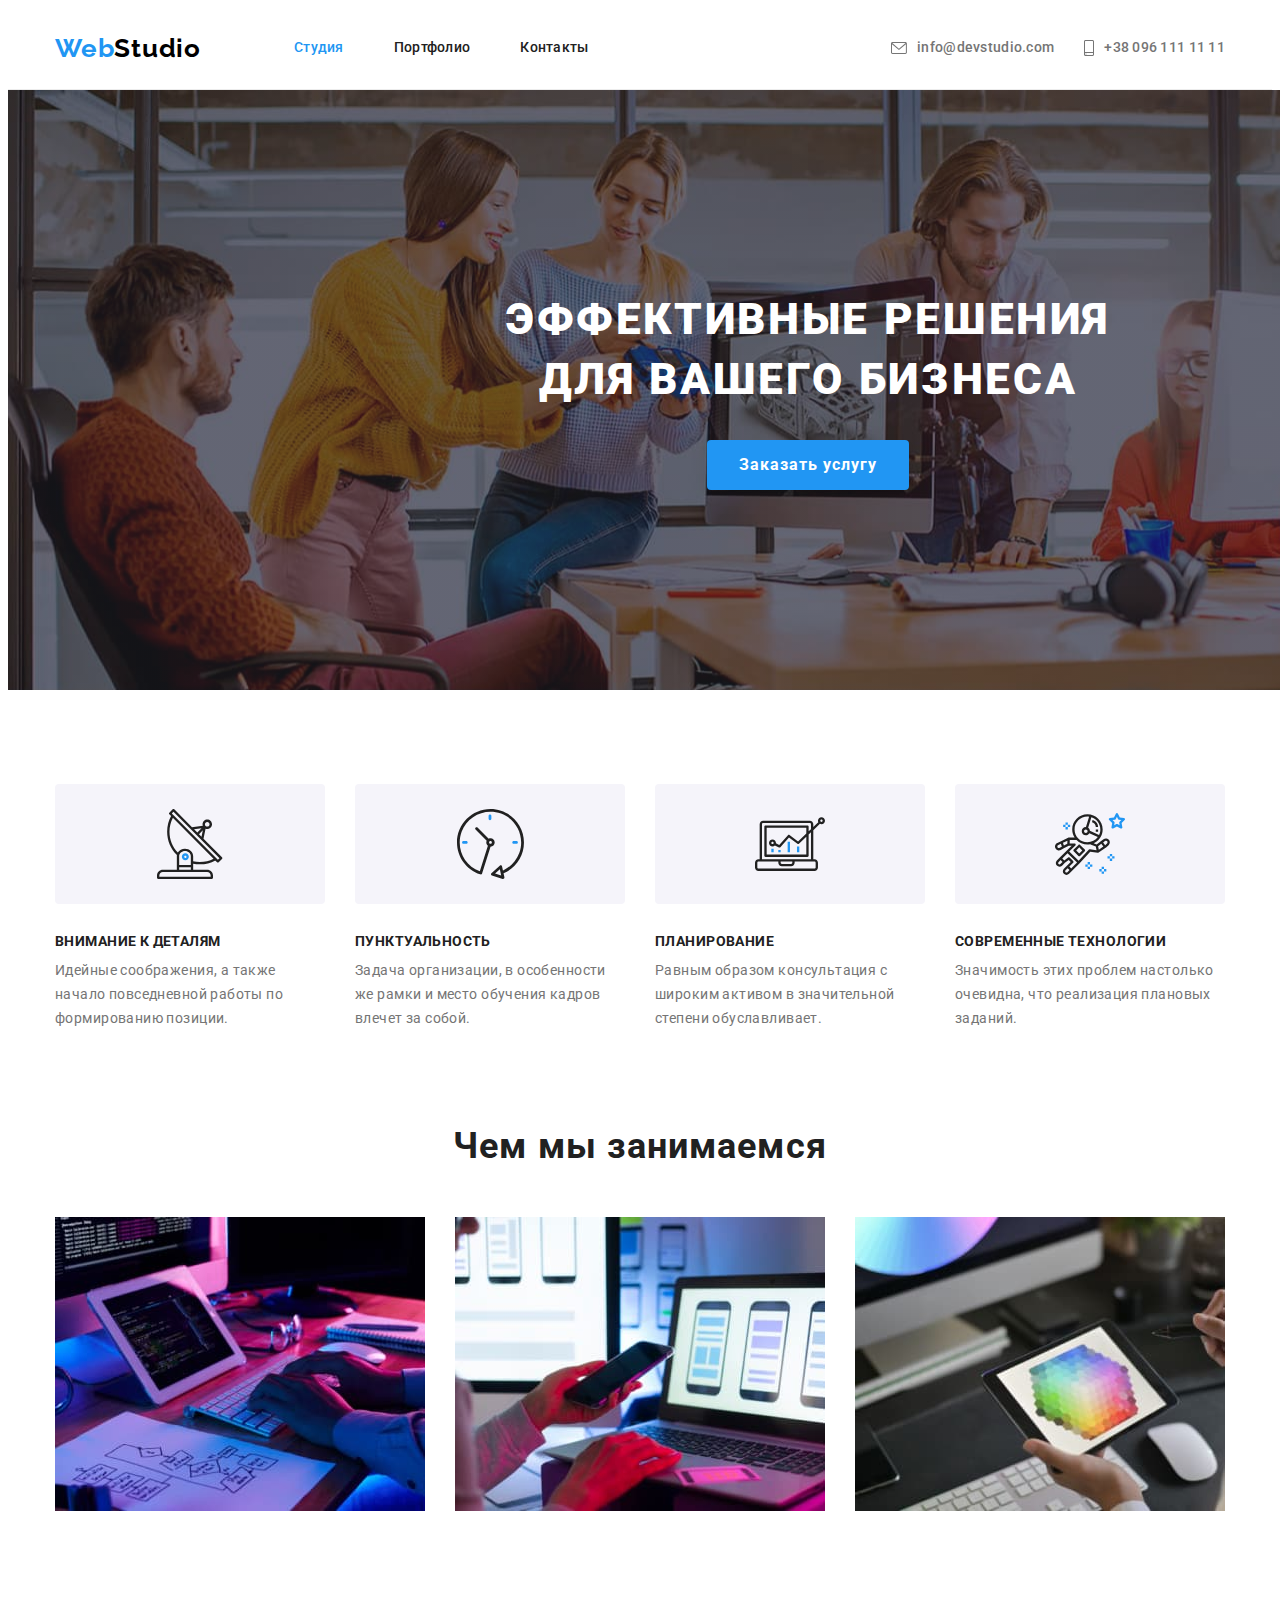
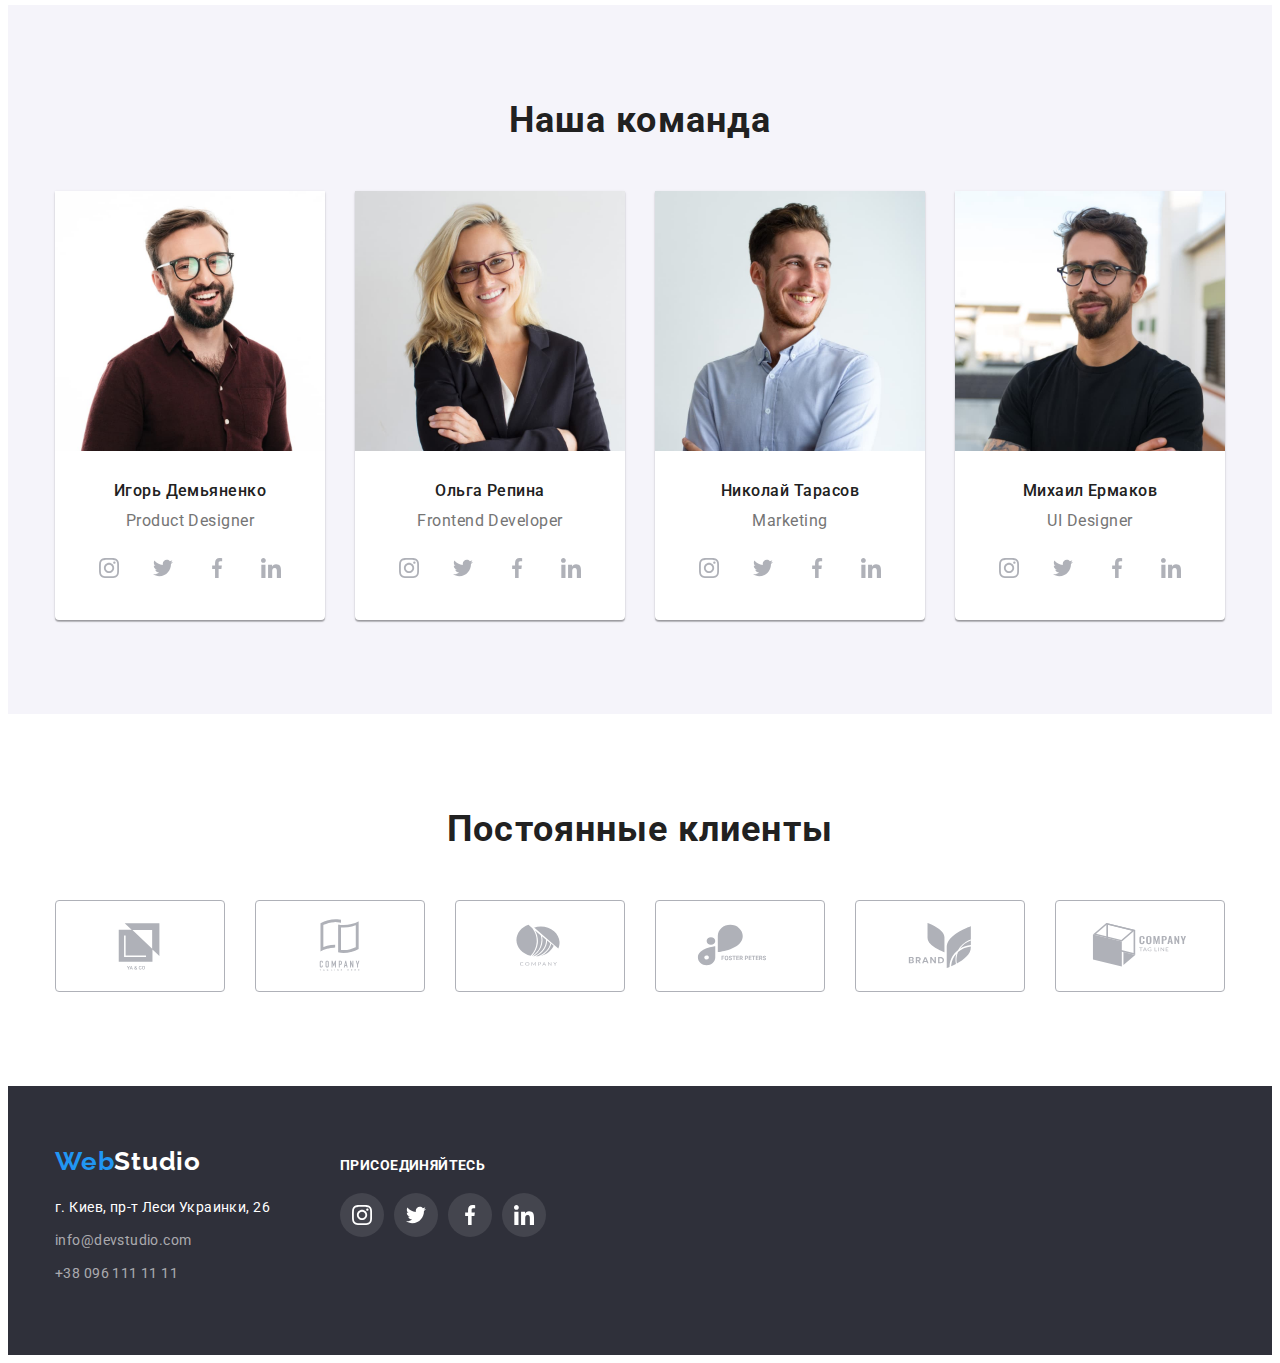
<file: index.html>
<!DOCTYPE html>
<html lang="ru">
<head>
    <meta charset="UTF-8">
    <meta http-equiv="X-UA-Compatible" content="IE=edge">
    <meta name="viewport" content="width=device-width, initial-scale=1.0">
    <title>Document</title>
    <link rel="preconnect" href="https://fonts.googleapis.com">
    <link rel="preconnect" href="https://fonts.gstatic.com" crossorigin>
    <link href="https://fonts.googleapis.com/css2?family=Raleway:wght@700&family=Roboto:wght@400;500;700;900&display=swap"
        rel="stylesheet">
    <link rel="stylesheet" href="https://cdnjs.cloudflare.com/ajax/libs/modern-normalize/1.1.0/modern-normalize.min.css"
        integrity="sha512-wpPYUAdjBVSE4KJnH1VR1HeZfpl1ub8YT/NKx4PuQ5NmX2tKuGu6U/JRp5y+Y8XG2tV+wKQpNHVUX03MfMFn9Q=="
        crossorigin="anonymous" referrerpolicy="no-referrer" />
    <link rel="stylesheet" href="./css/styles.css">
</head>
<body>
    <header class="header-border">
        <div class="container header-container">
            <nav class="header-navigation">
                <a href lang="en" class="header-logo link" >Web<span class="header-logo-color">Studio</span></a>
                <ul class="header-list list">
                    <li class="header-item"><a href="" class="header-link link current" >Студия</a></li>
                    <li class="header-item"><a href="./portfolio.html" class="header-link link" >Портфолио</a></li>
                    <li class="header-item"><a href="" class="header-link link" >Контакты</a></li>
                </ul>
            </nav>
                <ul class="header-info-list list">
                    <li class="header-info-item">
                        <a class="header-info link" href="" >
                            <svg class="envelope" width="16" height="12">
                                <use href="./images/icons.svg#icon-envelope" ></use>
                            </svg>
                             info@devstudio.com  </a>
                    </li>
                    <li class="header-info-item">
                        <a class="header-info link" href="tel:+380961111111">
                            <svg class="smartphone" width="10" height="16"  >
                                <use href="./images/icons.svg#icon-smartphone" ></use>
                            </svg>
                             +38 096 111 11 11 </a>
                    </li>
                </ul>
        </div>
    </header>
    <main>


        <section class="introduction section">
            <div class="container introduction-container ">
                <h1 class="introduction-title">Эффективные решения для вашего бизнеса </h1>
                <button class="introduction-btn link" type="button">Заказать услугу</button>
            </div>
        </section>


        <section class="benefits section">
            <div class="container benefits-container">
                <ul class="benefits-list list">
                    <li class="benefits-item">
                        <div class="benefits-item-container">
                            <svg class="benefits-icon" width="70" height="70">
                                <use href="./images/icons.svg#icon-antenna"></use>
                            </svg>
                        </div>
                        <h3 class="benefits-title">Внимание к деталям</h3>
                        <p class="benefits-text">Идейные соображения, а также начало повседневной работы по формированию позиции.</p>
                    </li>
                    <li class="benefits-item">
                        <div class="benefits-item-container">
                            <svg class="benefits-icon" width="70" height="70">
                                <use href="./images/icons.svg#icon-clock"></use>
                            </svg>
                        </div>
                        <h3 class="benefits-title">Пунктуальность</h3>
                        <p class="benefits-text">Задача организации, в особенности же рамки и место обучения кадров влечет за собой.</p>
                    </li>
                    <li class="benefits-item">
                        <div class="benefits-item-container">
                            <svg class="benefits-icon" width="70" height="70">
                                <use href="./images/icons.svg#icon-diagram"></use>
                            </svg>
                        </div>
                        <h3 class="benefits-title">Планирование</h3>
                        <p class="benefits-text">Равным образом консультация с широким активом в значительной степени обуславливает.</p>
                    </li>
                    <li class="benefits-item">
                        <div class="benefits-item-container">
                            <svg class="benefits-icon" width="70" height="70">
                                <use href="./images/icons.svg#icon-astronaut"></use>
                            </svg>
                        </div>
                        <h3 class="benefits-title">Современные технологии</h3>
                        <p class="benefits-text">Значимость этих проблем настолько очевидна, что реализация плановых заданий.</p>
                    </li>
                </ul>
            </div>
        </section>


        <section class="ocupation">
                <h2 class="ocupation-title">Чем мы занимаемся</h2>
                <ul class="ocupation-list container ">
                    <li class="list ocupation-item">
                            <img src="./images/img.jpg" alt="печать" width="370">
                    </li>
                    <li class="list ocupation-item">
                        <img src="./images/img1.jpg" alt="анализ" width="370">
                    </li>
                    <li class="list ocupation-item">
                        <img src="./images/img2.jpg" alt="дизайн" width="370">
                    </li>
                </ul>
        </section>


        <section class="team section ">            
            <h2 class="team-title">Наша команда</h2>
            <div class="container">
                <ul class="team-list list">
                    <li class="team-item">
                        <img src="./images/img-team1.jpg" alt="участник команды" width="270">
                        <div class="team-container">
                            <h3 class="team-names">Игорь Демьяненко</h3>
                            <p class="team-text">Product Designer</p>
                            <ul class="team-item-list list">
                                <li class="team-item-icon" >
                                    <a href="" class="team-link-icon">
                                        <svg class="team-icon" width="20" height="20">
                                            <use href="./images/icons.svg#icon-instagram"></use>
                                        </svg>
                                    </a>
                                </li>
                                <li class="team-item-icon">
                                    <a href="" class="team-link-icon">
                                        <svg class="team-icon" width="20" height="20">
                                            <use href="./images/icons.svg#icon-twitter"></use>
                                        </svg>
                                    </a>
                                </li>
                                <li class="team-item-icon">
                                    <a href="" class="team-link-icon">
                                        <svg class="team-icon" width="20" height="20">
                                            <use href="./images/icons.svg#icon-facebook"></use>
                                        </svg>
                                    </a>
                                </li>
                                <li class="team-item-icon">
                                    <a href="" class="team-link-icon">
                                        <svg class="team-icon" width="20" height="20">
                                            <use href="./images/icons.svg#icon-linkedin"></use>
                                        </svg>
                                    </a>
                                </li>
                            </ul>
                        </div>    
                    </li>
                    <li class="team-item">
                        <img src="./images/img-team2.jpg" alt="участник команды" width="270">
                        <div class="team-container">
                            <h3 class="team-names">Ольга Репина</h3>
                            <p class="team-text">Frontend Developer</p>
                            <ul class="team-item-list list">
                                <li class="team-item-icon">
                                    <a href="" class="team-link-icon">
                                        <svg class="team-icon" width="20" height="20">
                                            <use href="./images/icons.svg#icon-instagram"></use>
                                        </svg>
                                    </a>
                                </li>
                                <li class="team-item-icon">
                                    <a href="" class="team-link-icon">
                                        <svg class="team-icon" width="20" height="20">
                                            <use href="./images/icons.svg#icon-twitter"></use>
                                        </svg>
                                    </a>
                                </li>
                                <li class="team-item-icon">
                                    <a href="" class="team-link-icon">
                                        <svg class="team-icon" width="20" height="20">
                                            <use href="./images/icons.svg#icon-facebook"></use>
                                        </svg>
                                    </a>
                                </li>
                                <li class="team-item-icon">
                                    <a href="" class="team-link-icon">
                                        <svg class="team-icon" width="20" height="20">
                                            <use href="./images/icons.svg#icon-linkedin"></use>
                                        </svg>
                                    </a>
                                </li>
                            </ul>
                        </div>
                    </li>
                    <li class="team-item">
                        <img src="./images/img-team3.jpg" alt="участник команды" width="270">
                        <div class="team-container">
                            <h3 class="team-names"> Николай Тарасов</h3>
                            <p class="team-text">Marketing</p>
                            <ul class="team-item-list list">
                                <li class="team-item-icon">
                                    <a href="" class="team-link-icon">
                                        <svg class="team-icon" width="20" height="20">
                                            <use href="./images/icons.svg#icon-instagram"></use>
                                        </svg>
                                    </a>
                                </li>
                                <li class="team-item-icon">
                                    <a href="" class="team-link-icon">
                                        <svg class="team-icon" width="20" height="20">
                                            <use href="./images/icons.svg#icon-twitter"></use>
                                        </svg>
                                    </a>
                                </li>
                                <li class="team-item-icon">
                                    <a href="" class="team-link-icon">
                                        <svg class="team-icon" width="20" height="20">
                                            <use href="./images/icons.svg#icon-facebook"></use>
                                        </svg>
                                    </a>
                                </li>
                                <li class="team-item-icon">
                                    <a href="" class="team-link-icon">
                                        <svg class="team-icon" width="20" height="20">
                                            <use href="./images/icons.svg#icon-linkedin"></use>
                                        </svg>
                                    </a>
                                </li>
                            </ul>
                        </div>
                    </li>
                    <li class="team-item">
                        <img src="./images/img-team4.jpg" alt="участник команды" width="270">
                        <div class="team-container">
                            <h3 class="team-names">Михаил Ермаков</h3>
                            <p class="team-text">UI Designer</p>
                            <ul class="team-item-list list">
                                <li class="team-item-icon">
                                    <a href="" class="team-link-icon">
                                        <svg class="team-icon" width="20" height="20">
                                            <use href="./images/icons.svg#icon-instagram"></use>
                                        </svg>
                                    </a>
                                </li>
                                <li class="team-item-icon">
                                    <a href="" class="team-link-icon">
                                        <svg class="team-icon" width="20" height="20">
                                            <use href="./images/icons.svg#icon-twitter"></use>
                                        </svg>
                                    </a>
                                </li>
                                <li class="team-item-icon">
                                    <a href="" class="team-link-icon">
                                        <svg class="team-icon" width="20" height="20">
                                            <use href="./images/icons.svg#icon-facebook"></use>
                                        </svg>
                                    </a>
                                </li>
                                <li class="team-item-icon">
                                    <a href="" class="team-link-icon">
                                        <svg class="team-icon" width="20" height="20">
                                            <use href="./images/icons.svg#icon-linkedin"></use>
                                        </svg>
                                    </a>
                                </li>
                            </ul>
                        </div>
                    </li>
                    
                </ul>
             </div>
        </section>


        <section class="clients section">
          <div class="clients-container container">
                <h2 class="clients-title">Постоянные клиенты</h2>
                <ul class="clients-list list">
                    <li class="clients-item">
                        <a href="" class="clients-link">
                            <svg class="clients-icon" width="106" height="60">
                                <use href="./images/icons.svg#icon-logo1"></use>
                            </svg>
                        </a>          
                    </li>
                    <li class="clients-item">
                        <a href="" class="clients-link">
                            <svg class="clients-icon" width="106" height="60">
                                <use href="./images/icons.svg#icon-logo2"></use>
                            </svg>
                        </a>
                    </li>
                    <li class="clients-item">
                        <a href="" class="clients-link">
                            <svg class="clients-icon" width="106" height="60">
                                <use href="./images/icons.svg#icon-logo3"></use>
                            </svg>
                        </a>
                    </li>
                    <li class="clients-item">
                        <a href="" class="clients-link">
                            <svg class="clients-icon" width="106" height="60">
                                <use href="./images/icons.svg#icon-logo4"></use>
                            </svg>
                        </a>
                    </li>
                    <li class="clients-item">
                        <a href="" class="clients-link">
                            <svg class="clients-icon" width="106" height="60">
                                <use href="./images/icons.svg#icon-logo5"></use>
                            </svg>
                        </a>
                    </li>
                    <li class="clients-item">
                        <a href="" class="clients-link">
                            <svg class="clients-icon" width="106" height="60">
                                <use href="./images/icons.svg#icon-logo6"></use>
                            </svg>
                        </a>
                    </li>
                </ul>
          </div>

        </section>

         
    </main>
    <footer class="ending">
        <div class="container footer-main-container">
            <div>
                <a href lang="en" class="footer-logo link">Web<span class="footer-logo-color">Studio</span></a>
                <address>
                    <ul class="ending-list list">
                        <li>
                            <a class="ending-adress link" href="">г. Киев, пр-т Леси Украинки, 26</a>
                        </li>
                        <li>
                            <a class="ending-info link" href="">info@devstudio.com</a>
                        </li>
                        <li>
                            <a class="ending-info link" href="tel:+380961111111">+38 096 111 11 11</a>
                        </li>
                    </ul>
            </div>
            <div class="right-container">
                <h3 class="footer-title">присоединяйтесь</h3>
                <ul class="footer-item-list list">
                    <li class="footer-item-icon">
                        <a href="" class="footer-link-icon">
                            <svg class="footer-icon" width="20" height="20">
                                <use href="./images/icons.svg#icon-instagram"></use>
                            </svg>
                        </a>
                    </li>
                    <li class="footer-item-icon">
                        <a href="" class="footer-link-icon">
                            <svg class="footer-icon" width="20" height="20">
                                <use href="./images/icons.svg#icon-twitter"></use>
                            </svg>
                        </a>
                    </li>
                    <li class="footer-item-icon">
                        <a href="" class="footer-link-icon">
                            <svg class="footer-icon" width="20" height="20">
                                <use href="./images/icons.svg#icon-facebook"></use>
                            </svg>
                        </a>
                    </li>
                    <li class="footer-item-icon">
                        <a href="" class="footer-link-icon">
                            <svg class="footer-icon" width="20" height="20">
                                <use href="./images/icons.svg#icon-linkedin"></use>
                            </svg>
                        </a>
                    </li>
                </ul>

            </div>

            
        </div>
       </address>
    </footer>
</body>
</html>
</file>
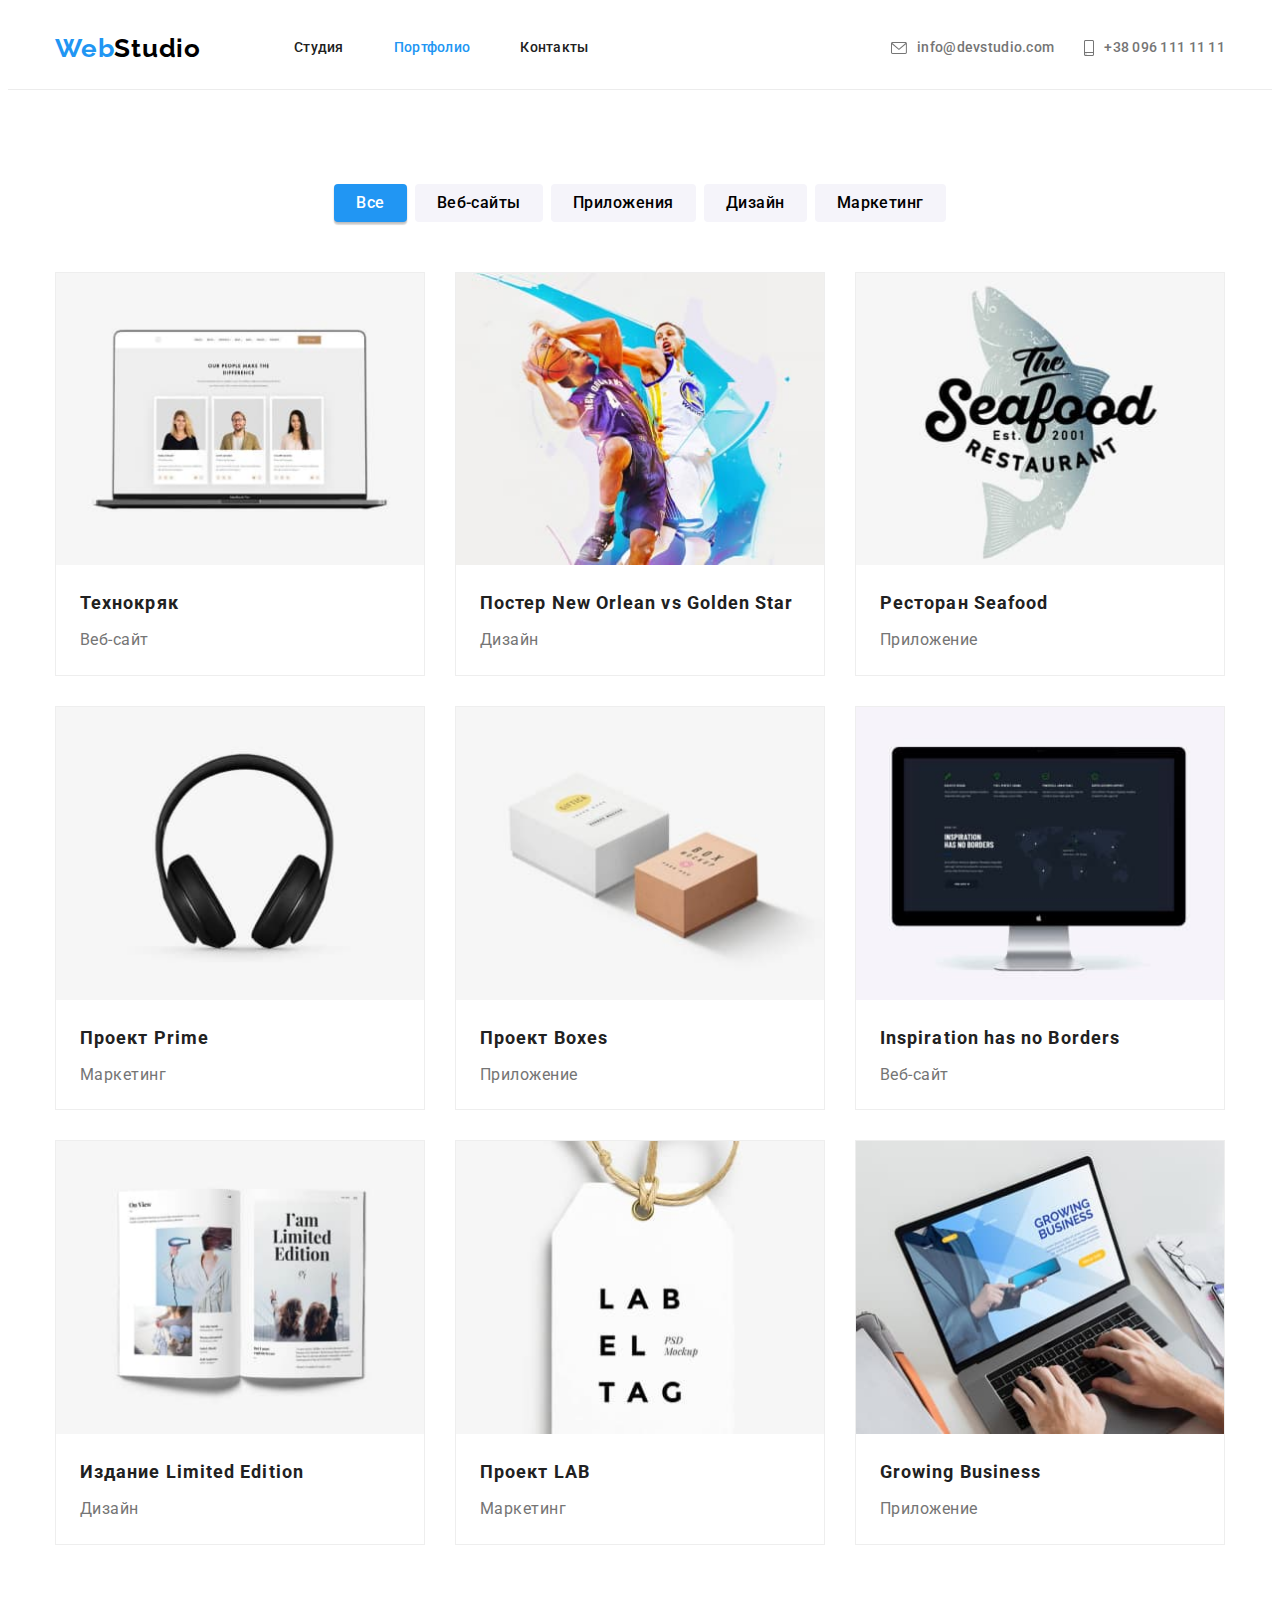
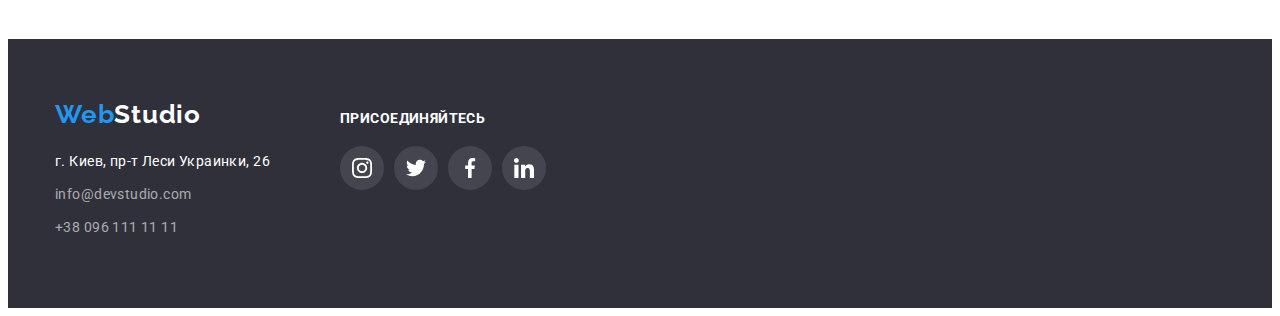
<file: portfolio.html>
<!DOCTYPE html>
<html lang="ru">

<head>
    <meta charset="UTF-8">
    <meta http-equiv="X-UA-Compatible" content="IE=edge">
    <meta name="viewport" content="width=device-width, initial-scale=1.0">
    <title>Document</title>
    <link rel="preconnect" href="https://fonts.googleapis.com">
    <link rel="preconnect" href="https://fonts.gstatic.com" crossorigin>
    <link  href="https://fonts.googleapis.com/css2?family=Raleway:wght@700&family=Roboto:wght@400;500;700;900&display=swap"
        rel="stylesheet"> 
    <link rel="stylesheet" href="https://cdnjs.cloudflare.com/ajax/libs/modern-normalize/1.1.0/modern-normalize.min.css"
        integrity="sha512-wpPYUAdjBVSE4KJnH1VR1HeZfpl1ub8YT/NKx4PuQ5NmX2tKuGu6U/JRp5y+Y8XG2tV+wKQpNHVUX03MfMFn9Q=="
        crossorigin="anonymous" referrerpolicy="no-referrer" />
    <link rel="stylesheet" href="./css/styles.css">
</head>

<body>
    <header class="header-border">
        <div class="container header-container">
            <nav class="header-navigation">
                <a href lang="en" class="header-logo link">Web<span class="header-logo-color">Studio</span></a>
                <ul class="header-list list">
                    <li class="header-item"><a href="./index.html" class="header-link link">Студия</a></li>
                    <li class="header-item"><a href="" class="header-link link current">Портфолио</a></li>
                    <li class="header-item"><a href="" class="header-link link">Контакты</a></li>
                </ul>
            </nav>
            <ul class="header-info-list list">
                <li class="header-info-item">
                    <a class="header-info link" href="">
                        <svg class="envelope" width="16" height="12">
                            <use href="./images/icons.svg#icon-envelope"></use>
                        </svg>
                        info@devstudio.com </a>
                </li>
                <li class="header-info-item">
                    <a class="header-info link" href="tel:+380961111111">
                        <svg class="smartphone" width="10" height="16">
                            <use href="./images/icons.svg#icon-smartphone"></use>
                        </svg>
                        +38 096 111 11 11 </a>
                </li>
            </ul>
        </div>
    </header>
  
    <main>
        <section class="selection section">
            <div class="container ">
            <ul class="selection-list list">
                <li class="selection-item ">
                    <button class="selection-btn btn-current " type="button" >Все</button>
                </li>
               <li class="selection-item">
                    <button class="selection-btn" type="button">Веб-сайты</button>
               </li>
               <li class="selection-item">
                    <button class="selection-btn" type="button">Приложения</button>
               </li>
               <li class="selection-item">
                    <button class="selection-btn" type="button">Дизайн</button>
               </li>
                <li class="selection-item">
                    <button class="selection-btn" type="button">Маркетинг</button>
                </li>
            </ul>
            <ul class="selection-types list">
                <li class="selection-types-item">
                     <a class="selection-link link " href=""><img src="./images/img-portfolio-1.jpg" alt="ноутбук" width="370">
                        <div class="selection-container">
                            <h2 class="selection-title">Технокряк</h2>
                            <p class="selection-text">Веб-сайт</p>
                        </div>
                    </a>
                   
                </li>
                <li class="selection-types-item">
                    <a class="selection-link link" href=""><img src="./images/img-portfolio-2.jpg" alt="баскетболисты" width="370">
                    <div class="selection-container">
                        <h2 class="selection-title" >Постер <span lang="en">New Orlean vs Golden Star</span></h2>
                        <p class="selection-text" >Дизайн</p>
                    </div>  
                    </a> 
                </li>
                <li class="selection-types-item">
                    <a class="selection-link link" href=""><img src="./images/img-portfolio-3.jpg" alt="логотип сайта" width="370">
                    <div class="selection-container">
                        <h2 class="selection-title" >Ресторан <span lang="en">Seafood</span></h2>
                        <p class="selection-text" >Приложение</p>
                    </div>  
                    </a> 
                </li>
                <li class="selection-types-item">
                    <a class="selection-link link" href=""><img src="./images/img-portfolio-4.jpg" alt="наушники" width="370">
                    <div class="selection-container">
                        <h2 class="selection-title" >Проект <span lang="en" >Prime</span></h2>
                        <p class="selection-text" >Маркетинг</p>
                    </div>  
                    </a>
                </li>
                <li class="selection-types-item">
                    <a class="selection-link link" href=""><img src="./images/img-portfolio-5.jpg" alt="коробки" width="370">
                    <div class="selection-container">
                        <h2 class="selection-title" >Проект <span lang="en">Boxes</span></h2>
                        <p class="selection-text" >Приложение</p>
                    </div>  
                    </a>
                </li>
                <li class="selection-types-item">
                    <a class="selection-link link" href=""><img src="./images/img-portfolio-6.jpg" alt="монитор" width="370">
                    <div class="selection-container">
                        <h2 class="selection-title" ><span lang="en">Inspiration has no Borders</span></h2>
                        <p class="selection-text" >Веб-сайт</p>
                    </div>  
                    </a>
                </li>
                <li class="selection-types-item">
                    <a class="selection-link link" href=""><img src="./images/img-portfolio-7.jpg" alt="книга" width="370">
                    <div class="selection-container">
                        <h2 class="selection-title" >Издание <span lang="en">Limited Edition</span></h2>
                        <p class="selection-text" >Дизайн</p>
                    </div>  
                    </a>
                </li>
                <li class="selection-types-item">
                    <a class="selection-link link" href=""><img src="./images/img-portfolio-8.jpg" alt="бирка" width="370">
                    <div class="selection-container">
                        <h2 class="selection-title" >Проект <span lang="en">LAB</span></h2>
                        <p class="selection-text" >Маркетинг</p>
                    </div>  
                    </a>
                </li>
                <li class="selection-types-item">
                   <a class="selection-link link" href=""><img src="./images/img-portfolio-9.jpg" alt="руки на ноутбуке" width="370">
                    <div class="selection-container">
                        <h2 class="selection-title" ><span lang="en">Growing Business</span></h2>
                        <p class="selection-text" >Приложение</p>
                    </div>  
                    </a>  
                </li>
                
            </ul>
        </section>
        </div>
    </main>
    <footer class="ending">
        <div class="container footer-main-container">
            <div>
                <a href lang="en" class="footer-logo link">Web<span class="footer-logo-color">Studio</span></a>
                <address>
                    <ul class="ending-list list">
                        <li>
                            <a class="ending-adress link" href="">г. Киев, пр-т Леси Украинки, 26</a>
                        </li>
                        <li>
                            <a class="ending-info link" href="">info@devstudio.com</a>
                        </li>
                        <li>
                            <a class="ending-info link" href="tel:+380961111111">+38 096 111 11 11</a>
                        </li>
                    </ul>
            </div>
            <div class="right-container">
                <h3 class="footer-title">присоединяйтесь</h3>
                <ul class="footer-item-list list">
                    <li class="footer-item-icon">
                        <a href="" class="footer-link-icon">
                            <svg class="footer-icon" width="20" height="20">
                                <use href="./images/icons.svg#icon-instagram"></use>
                            </svg>
                        </a>
                    </li>
                    <li class="footer-item-icon">
                        <a href="" class="footer-link-icon">
                            <svg class="footer-icon" width="20" height="20">
                                <use href="./images/icons.svg#icon-twitter"></use>
                            </svg>
                        </a>
                    </li>
                    <li class="footer-item-icon">
                        <a href="" class="footer-link-icon">
                            <svg class="footer-icon" width="20" height="20">
                                <use href="./images/icons.svg#icon-facebook"></use>
                            </svg>
                        </a>
                    </li>
                    <li class="footer-item-icon">
                        <a href="" class="footer-link-icon">
                            <svg class="footer-icon" width="20" height="20">
                                <use href="./images/icons.svg#icon-linkedin"></use>
                            </svg>
                        </a>
                    </li>
                </ul>
    
            </div>
    
    
        </div>
        </address>

</body>

</html>
</file>
<file: css/styles.css>
:root {
  --main-title-color: #212121;
  --main-text-color: #757575;
  --header-text-color: #212121;
  --second-header-color: #757575;
  --first-button-color: #ffffff;
  --accent-color: #2196f3;
}
*,
::after,
::before {
  box-sizing: border-box;
}
p,
h1,
h2,
h3,
h4,
h5,
h6 {
  margin: 0;
}
ul {
  margin: 0;
  padding: 0;
}
img {
  display: block;
  max-width: 100%;
}
.container {
  width: 1200px;
  padding-left: 15px;
  padding-right: 15px;
  margin: 0 auto;
}
.section {
  padding-top: 94px;
  padding-bottom: 94px;
}
/* --------------INDEX.HTML----------- */

body {
  font-family: "Roboto", sans-serif;
  color: var(--main-title-color);
  background-color: #ffffff;
}
.list {
  list-style: none;
}
.link {
  text-decoration: none;
}

/* --------------HEADER----------- */
.header-border {
  border-bottom: 1px solid #ececec;
}
.header-logo {
  font-family: Raleway;
  font-style: normal;
  font-weight: 700;
  font-size: 26px;
  line-height: 1.19;

  letter-spacing: 0.03em;
  margin-right: 93px;
  padding-top: 25px;
  padding-bottom: 25px;
  color: var(--accent-color);
}
.header-logo-color {
  color: #000000;
}
.header-logo-color:hover,
.header-logo-color:focus {
  color: var(--accent-color);
}
.header-item {
  margin-right: 50px;
}
.header-item:last-child {
  margin-right: 0;
}
.header-list {
  display: flex;
}
.header-navigation {
  display: flex;
  align-items: center;
}
.header-container {
  display: flex;
}
.header-info-list {
  display: flex;
  align-items: center;
  margin-left: auto;
}
.header-link {
  font-weight: 500;
  font-size: 14px;
  line-height: 1.14;
  letter-spacing: 0.02em;
  display: block;
  padding-top: 32px;
  padding-bottom: 32px;
  color: var(--header-text-color);
}
.header-info {
  font-weight: 500;
  font-size: 14px;
  line-height: 1.14;
  letter-spacing: 0.02em;
  display: flex;
  align-items: center;
  padding-top: 32px;
  padding-bottom: 32px;
  color: var(--second-header-color);
}
.header-info-item {
  margin-right: 30px;
}
.header-info-item:last-child {
  margin-right: 0;
}
.envelope {
  margin-right: 10px;
  fill: currentColor;
}
.smartphone {
  margin-right: 10px;
  fill: currentColor;
}

.header-info:focus,
.header-info:hover,
.header-link:focus,
.header-link:hover,
.current {
  color: var(--accent-color);
}
/* --------------MAIN----------- */
/* --------------FIRST SECTION----------- */

.introduction {
  background-image: linear-gradient(
      rgba(47, 48, 58, 0.4),
      rgba(47, 48, 58, 0.4)
    ),
    url(../images/hero-img.jpg);
  width: 1600px;

  background-repeat: no-repeat;

  text-align: center;
  margin-left: auto;
  margin-right: auto;
  padding-top: 200px;
  padding-bottom: 200px;
}

.introduction-title {
  margin-left: auto;
  margin-right: auto;
  margin-bottom: 30px;
  font-weight: 900;
  font-size: 44px;
  line-height: 1.36;
  text-align: center;
  letter-spacing: 0.06em;
  text-transform: uppercase;
  max-width: 696px;
  color: #ffffff;
}
.introduction-btn {
  display: block;
  padding: 10px 32px;
  margin: auto;

  border: none;
  border-radius: 4px;
  box-shadow: 0px 4px 4px rgba(0, 0, 0, 0.15);

  font-family: Roboto, sans-serif;
  font-weight: 700;
  font-size: 16px;
  line-height: 1.87;
  letter-spacing: 0.06em;
  cursor: pointer;
  color: var(--first-button-color);
  background-color: var(--accent-color);
}
/* --------------SECONT SECTION----------- */

.benefits-list {
  display: flex;
  justify-content: center;
  margin-right: auto;
  margin-left: auto;
}

.benefits-item {
  width: 270px;
}

.benefits-item:not(:first-child) {
  margin-left: 30px;
}
.benefits-item-container {
  display: block;
  background: #f5f4fa;
  height: 120px;
  display: flex;
  align-items: center;
  justify-content: center;
  margin-bottom: 30px;
  border-radius: 4px;
}

.benefits-title {
  margin-bottom: 10px;

  font-weight: 700;
  font-size: 14px;
  line-height: 1.14;
  letter-spacing: 0.03em;
  text-transform: uppercase;
}
.benefits-text {
  font-size: 14px;
  line-height: 1.71;
  color: var(--main-text-color);
  letter-spacing: 0.03em;
}

/* --------------THIRD SECTION----------- */
.ocupation {
  padding-bottom: 94px;
}
.ocupation-title {
  font-weight: 700;
  font-size: 36px;
  line-height: 1.17;
  text-align: center;
  letter-spacing: 0.03em;
  margin-bottom: 50px;
  color: var(--main-title-color);
}

.ocupation-list {
  display: flex;
  margin-left: auto;
  margin-right: auto;
}
.ocupation-item {
  margin-right: 30px;
}
.ocupation-item:last-child {
  margin-right: 0;
}
/* --------------FOURTH SECTION----------- */
.team {
  background-color: #f5f4fa;
}
.team-title {
  font-weight: 700;
  font-size: 36px;
  line-height: 1.17;
  text-align: center;
  letter-spacing: 0.03em;
  margin-bottom: 50px;
  color: var(--main-title-color);
}
.team-list {
  display: flex;
  flex-wrap: wrap;
  margin-right: -30px;
  margin-bottom: -30px;
}
.team-item {
  flex-basis: calc(100% / 4 - 30px);
  margin-right: 30px;
  margin-bottom: 30px;
  background-color: #ffffff;
  box-shadow: 0px 1px 3px rgb(0 0 0 / 12%), 0px 1px 1px rgb(0 0 0 / 14%),
    0px 2px 1px rgb(0 0 0 / 20%);
  border-radius: 0px 0px 4px 4px;
}
.team-item-list {
  display: flex;
  justify-content: center;
}
.team-item-icon {
  width: 44px;
  height: 44px;
}
.team-item-icon + .team-item-icon {
  margin-left: 10px;
}
.team-link-icon {
  width: 100%;
  height: 100%;
  display: flex;
  align-items: center;
  justify-content: center;
  background-color: #ffffff;
  border-radius: 50%;
}
.team-icon {
  fill: #afb1b8;
}
.team-link-icon:hover,
.team-link-icon:focus {
  background-color: var(--accent-color);
}
.team-link-icon:hover .team-icon,
.team-link-icon:focus .team-icon {
  fill: #ffffff;
}
.team-container {
  padding-top: 30px;
  padding-bottom: 30px;
  padding-left: 32px;
  padding-right: 32px;
}

.team-names {
  margin-bottom: 10px;
  font-weight: 500;
  font-size: 16px;
  line-height: 1.19;
  /* identical to box height */
  letter-spacing: 0.03em;
  text-align: center;
  color: var(--main-title-color);
}
.team-text {
  font-weight: 400;
  font-size: 16px;
  line-height: 1.19;
  /* identical to box height */

  text-align: center;
  letter-spacing: 0.03em;

  color: var(--main-text-color);
  margin-bottom: 16px;
}
/* --------------FIFTH SECTION----------- */
.clients {
  background: #ffffff;
}
.clients-title {
  font-weight: 700;
  font-size: 36px;
  line-height: 42px;
  text-align: center;
  letter-spacing: 0.03em;
  margin-bottom: 50px;
  color: var(--main-title-color);
}
.clients-list {
  display: flex;
  align-items: center;

  justify-content: space-between;
}

.clients-item {
}
.clients-link {
  width: 170px;
  height: 92px;
  border: 1px solid #afb1b8;

  border-radius: 4px;
  display: flex;
  align-items: center;
  justify-content: center;
}
.clients-link:hover,
.clients-link:focus {
  border-color: var(--accent-color);
  color: var(--accent-color);
}
.clients-icon {
  fill: #afb1b8;
}
.clients-link:hover .clients-icon,
.clients-link:focus .clients-icon {
  fill: var(--accent-color);
}
/* --------------FOOTER----------- */
.ending {
  background: #2f303a;
  padding-top: 60px;
  padding-bottom: 60px;
}

.footer-logo {
  display: block;
  margin-bottom: 20px;
  font-family: Raleway;
  font-style: normal;
  font-weight: 700;
  font-size: 26px;
  line-height: 1.19;

  letter-spacing: 0.03em;
  color: var(--accent-color);
}
.footer-logo-color {
  color: #ffffff;
}
.footer-logo-color:hover,
.footer-logo-color:focus {
  color: var(--accent-color);
}
.ending-adress {
  display: block;
  margin-bottom: 9px;

  font-style: normal;
  font-weight: normal;
  font-size: 14px;
  line-height: 1.71;
  /* or 171% */

  letter-spacing: 0.03em;

  color: #ffffff;
}
.ending-info {
  display: block;
  margin-bottom: 9px;
  font-style: normal;
  font-weight: normal;
  font-size: 14px;
  line-height: 1.71;
  /* or 171% */

  letter-spacing: 0.03em;

  color: rgba(255, 255, 255, 0.6);
}
.ending-list:last-child {
  margin-bottom: 0;
}
.footer-title {
  font-weight: 700;
  font-size: 14px;
  line-height: 16px;
  letter-spacing: 0.03em;
  text-transform: uppercase;
  color: #ffffff;

  margin-bottom: 20px;
}
.footer-item-list {
  display: flex;
  justify-content: center;
}
.footer-item-icon {
  width: 44px;
  height: 44px;
}
.footer-item-icon + .footer-item-icon {
  margin-left: 10px;
}
.footer-link-icon {
  width: 100%;
  height: 100%;
  display: flex;
  align-items: center;
  justify-content: center;
  background-color: rgba(255, 255, 255, 0.1);
  border-radius: 50%;
}
.footer-icon {
  fill: #ffffff;
}
.footer-link-icon:hover,
.footer-link-icon:focus {
  background-color: var(--accent-color);
}

.footer-main-container {
  display: flex;
  align-items: baseline;
}
.right-container {
  width: 206px;
  height: 80px;
  margin-left: 70px;
}
/* -------------------------------  PORTFOLIO------------------------------ */
.header-logo-second {
  color: #ffffff;
}

.selection-list {
  display: flex;
  margin-bottom: 50px;
  justify-content: center;

  flex-wrap: wrap;
}
.selection-item {
  margin-right: 8px;
}
.selection-item:last-child {
  margin-right: 0;
}
.selection-btn {
  padding: 6px 22px;
  border: none;
  font-family: Roboto;
  font-weight: 500;
  font-size: 16px;
  line-height: 1.62;
  letter-spacing: 0.03em;
  background: #f5f4fa;
  border-radius: 4px;
  cursor: pointer;
}
.selection-btn:hover,
.selection-btn:focus,
.btn-current {
  color: var(--first-button-color);
  background: #2196f3;
  /* shadow-middle */

  box-shadow: 0px 3px 1px rgba(0, 0, 0, 0.1), 0px 1px 2px rgba(0, 0, 0, 0.08),
    0px 2px 2px rgba(0, 0, 0, 0.12);
}
.selection-types {
  display: flex;
  flex-wrap: wrap;
  margin-right: -30px;
  margin-bottom: -30px;
}

.selection-types-item {
  flex-basis: calc(100% / 3 - 30px);
  margin-right: 30px;
  margin-bottom: 30px;

  background: #ffffff;
  border: 1px solid #eeeeee;
  box-sizing: border-box;
}
.selection-link {
  display: block;
}
.selection-link:hover,
.selection-link:focus {
  box-shadow: 0px 1px 1px rgba(0, 0, 0, 0.12), 0px 4px 4px rgba(0, 0, 0, 0.06),
    1px 4px 6px rgba(0, 0, 0, 0.16);
}
.selection-container {
  padding: 20px 24px;
}
.selection-title {
  font-weight: 700;
  font-size: 18px;
  line-height: 2;
  letter-spacing: 0.06em;
  margin: 0;
  margin-bottom: 4px;

  color: var(--main-title-color);
}
.selection-text {
  font-weight: 400;
  font-size: 16px;
  line-height: 1.87;
  /* identical to box height, or 187% */

  letter-spacing: 0.03em;

  color: var(--main-text-color);
}
</file>
